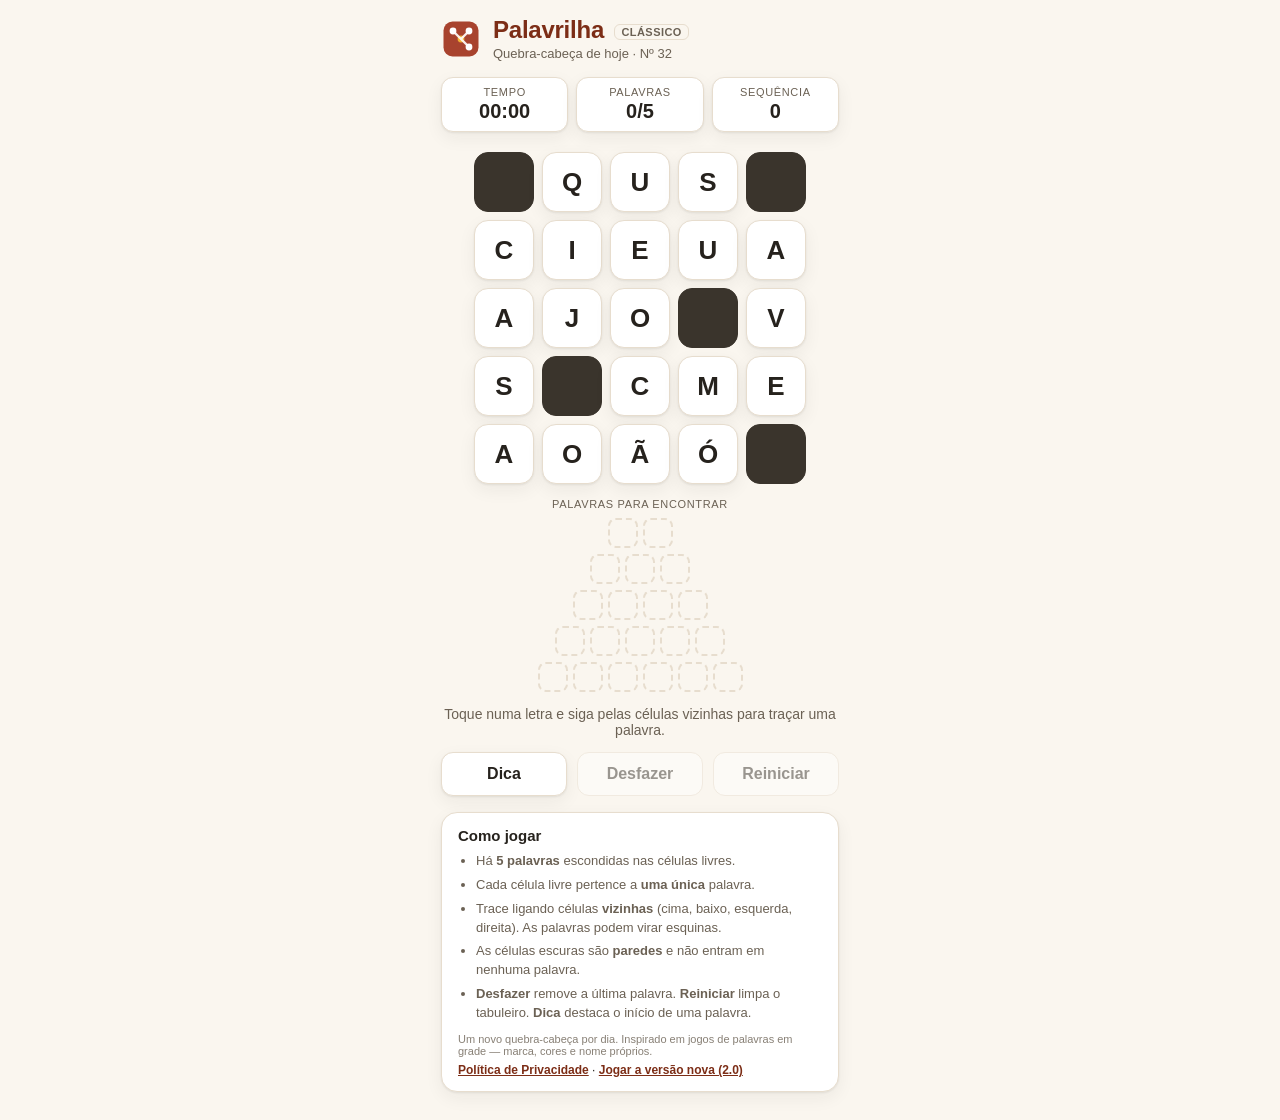
<file: classic/index.html>
<!DOCTYPE html>
<html lang="pt-BR">
<head>
<meta charset="utf-8">
<meta name="viewport" content="width=device-width, initial-scale=1, viewport-fit=cover, maximum-scale=1, user-scalable=no">
<meta name="theme-color" content="#a8432e">
<meta name="apple-mobile-web-app-capable" content="yes">
<meta name="apple-mobile-web-app-status-bar-style" content="default">
<meta name="apple-mobile-web-app-title" content="Palavrilha">
<title>Palavrilha Clássico</title>
<!-- Todos os caminhos são relativos para funcionar servido de uma subpasta
     (ex.: usuario.github.io/palavrilha/). -->
<link rel="icon" href="favicon.svg" type="image/svg+xml">
<link rel="apple-touch-icon" href="favicon.svg">
<link rel="manifest" href="manifest.webmanifest">
<link rel="stylesheet" href="styles.css">
</head>
<body>
<div class="app">

  <header class="topbar">
    <div class="brand">
      <svg class="logo" viewBox="0 0 40 40" aria-hidden="true">
        <rect x="2.5" y="2.5" width="35" height="35" rx="9"/>
        <circle class="d1" cx="12" cy="12" r="3.4"/>
        <circle class="d2" cx="20" cy="20" r="3.4"/>
        <circle class="d3" cx="28" cy="12" r="3.4"/>
        <circle class="d4" cx="28" cy="28" r="3.4"/>
        <path d="M12 12 L20 20 L28 28 M20 20 L28 12" fill="none"/>
      </svg>
      <div class="brand-text">
        <h1>Palavrilha <span class="ver-tag">clássico</span></h1>
        <p id="puzzle-label">Quebra-cabeça de palavras</p>
      </div>
    </div>
  </header>

  <section class="stats" aria-label="Situação do jogo">
    <div class="stat">
      <span class="stat-label">Tempo</span>
      <span class="stat-value" id="timer">00:00</span>
    </div>
    <div class="stat">
      <span class="stat-label">Palavras</span>
      <span class="stat-value" id="progress">0/5</span>
    </div>
    <div class="stat">
      <span class="stat-label">Sequência</span>
      <span class="stat-value" id="streak">0</span>
    </div>
  </section>

  <main>
    <div id="board" class="board" role="grid" aria-label="Tabuleiro 5 por 5"></div>

    <section class="wordbank" aria-label="Palavras para encontrar">
      <p class="wordbank-title">Palavras para encontrar</p>
      <div id="wordbank" class="wordbank-rows"></div>
    </section>

    <p id="message" class="message" role="status" aria-live="polite">
      Toque numa letra e siga pelas células vizinhas para traçar uma palavra.
    </p>

    <div class="controls">
      <button type="button" id="btn-hint" class="btn btn-ghost">Dica</button>
      <button type="button" id="btn-undo" class="btn btn-ghost">Desfazer</button>
      <button type="button" id="btn-reset" class="btn btn-ghost">Reiniciar</button>
    </div>
  </main>

  <section id="win-panel" class="win-panel" hidden>
    <h2>Parabéns! 🎉</h2>
    <p id="win-summary">Você resolveu o quebra-cabeça de hoje.</p>
    <button type="button" id="btn-share" class="btn btn-primary">Compartilhar</button>
    <p id="share-feedback" class="share-feedback" aria-live="polite"></p>
    <textarea id="share-text" class="share-text" readonly hidden></textarea>
  </section>

  <section id="lb" class="lb" hidden>
    <div class="lb-top">
      <h2>Placar</h2>
      <div id="lb-tabs" class="lb-tabs" hidden>
        <button type="button" class="lb-tab is-active" data-tab="global">Global</button>
        <button type="button" class="lb-tab" data-tab="friends">Amigos</button>
      </div>
    </div>
    <div id="lb-body" class="lb-body"></div>
    <p id="lb-msg" class="lb-msg" role="status" aria-live="polite"></p>
  </section>

  <footer class="howto">
    <h3>Como jogar</h3>
    <ul>
      <li>Há <strong>5 palavras</strong> escondidas nas células livres.</li>
      <li>Cada célula livre pertence a <strong>uma única</strong> palavra.</li>
      <li>Trace ligando células <strong>vizinhas</strong> (cima, baixo, esquerda, direita). As palavras podem virar esquinas.</li>
      <li>As células escuras são <strong>paredes</strong> e não entram em nenhuma palavra.</li>
      <li><strong>Desfazer</strong> remove a última palavra. <strong>Reiniciar</strong> limpa o tabuleiro. <strong>Dica</strong> destaca o início de uma palavra.</li>
    </ul>
    <p class="credits">Um novo quebra-cabeça por dia. Inspirado em jogos de palavras em grade — marca, cores e nome próprios.</p>
    <p class="legal"><a href="../privacy.html">Política de Privacidade</a> · <a href="../index.html">Jogar a versão nova (2.0)</a></p>
  </footer>

</div>

<script src="puzzles.js"></script>
<script src="game.js"></script>

<!-- Placar opcional (global e de amigos). Se firebase-config.js estiver vazio,
     leaderboard.js não carrega nada e o jogo segue 100% igual e offline.
     O SDK do Firebase só é baixado sob demanda quando há configuração. -->
<script src="firebase-config.js"></script>
<script src="leaderboard.js"></script>
</body>
</html>
</file>
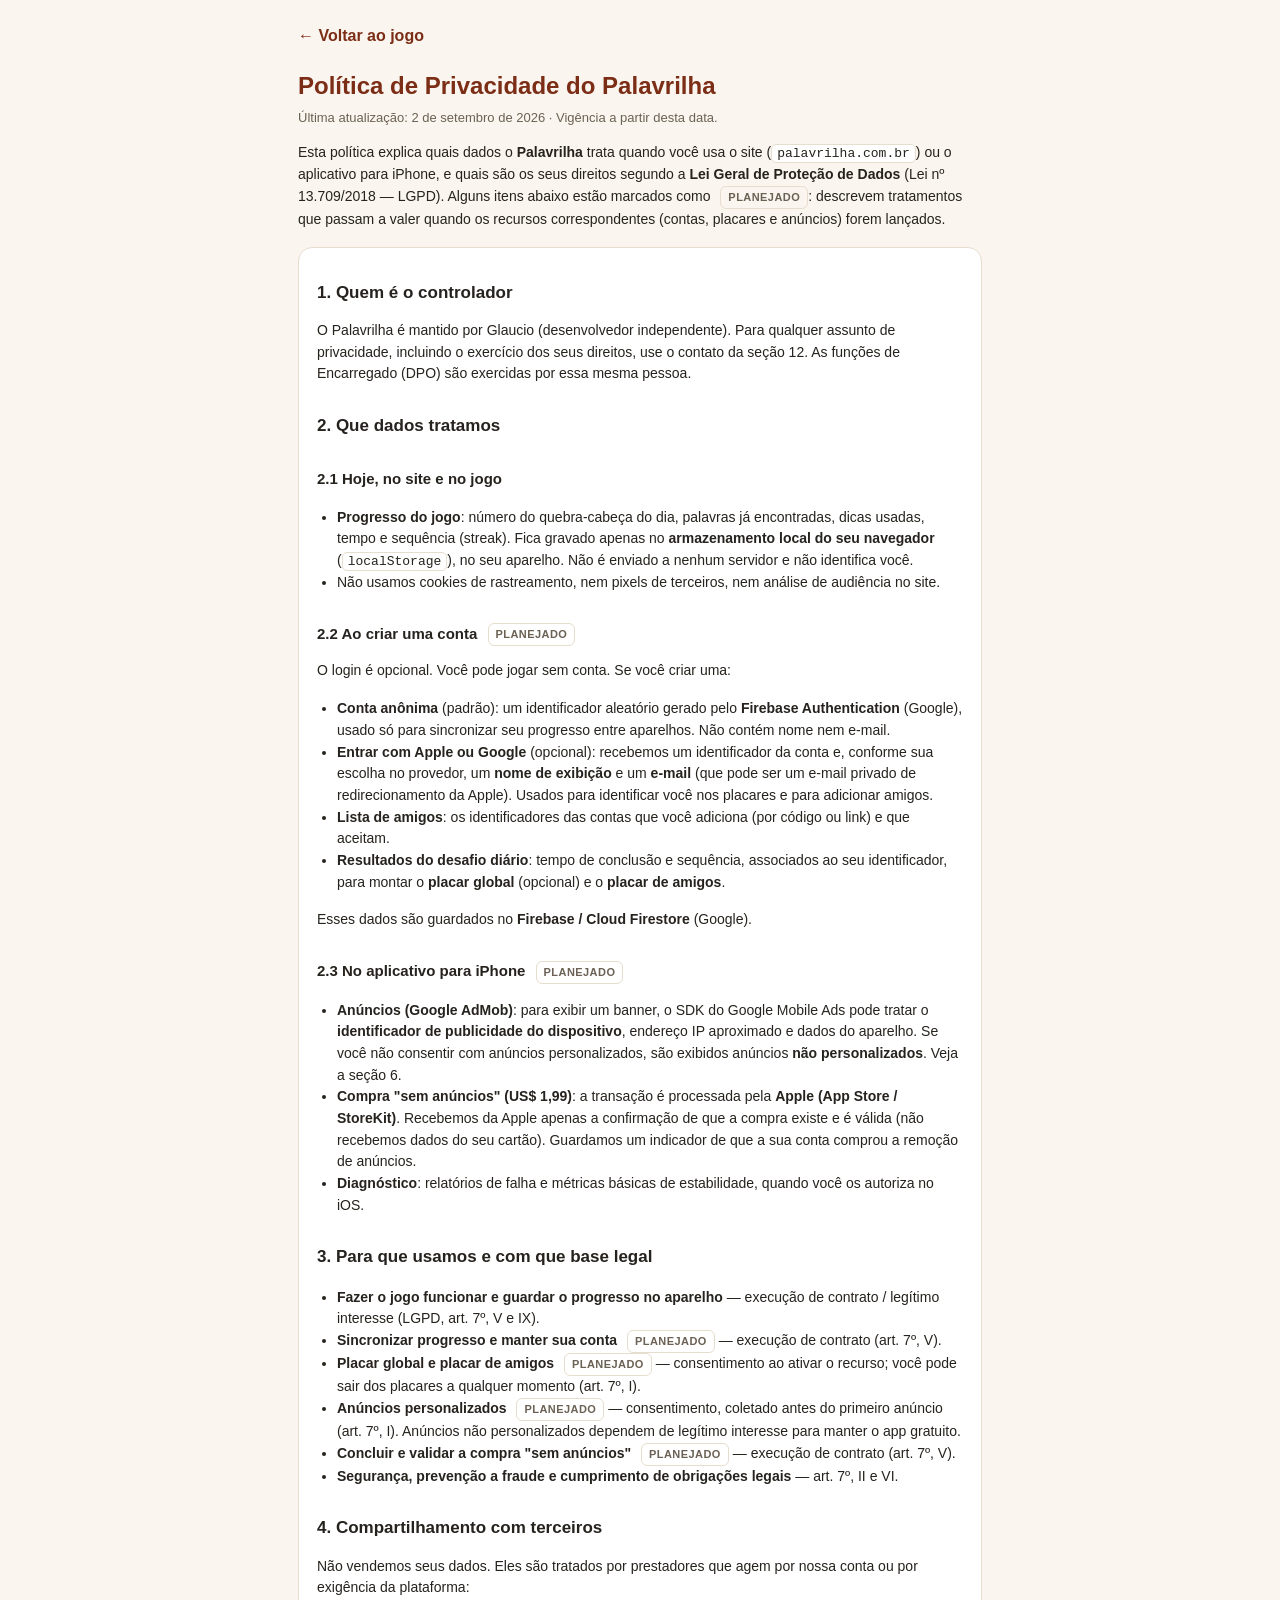
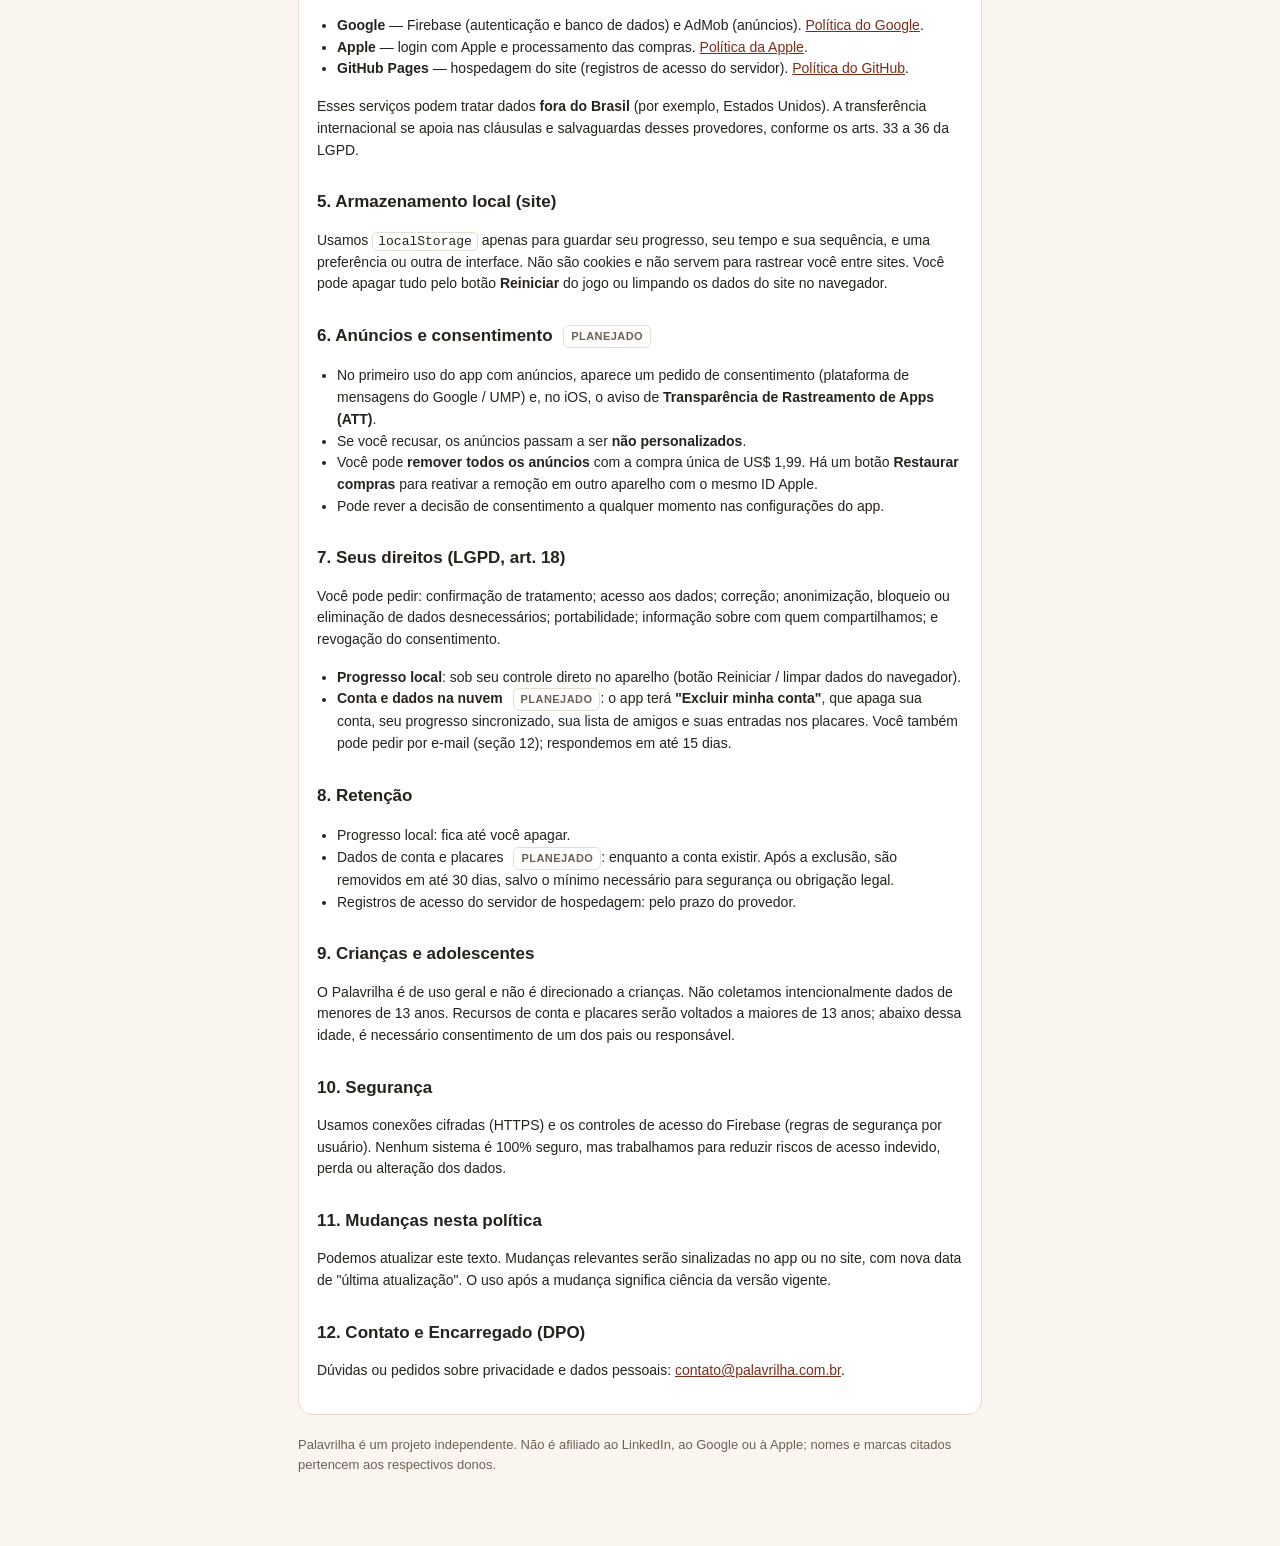
<file: privacy.html>
<!DOCTYPE html>
<html lang="pt-BR">
<head>
<meta charset="utf-8">
<meta name="viewport" content="width=device-width, initial-scale=1, viewport-fit=cover">
<meta name="theme-color" content="#a8432e">
<meta name="robots" content="index, follow">
<title>Política de Privacidade — Palavrilha</title>
<link rel="icon" href="favicon.svg" type="image/svg+xml">
<style>
  :root {
    --bg: #faf6ef; --surface: #fff; --ink: #26221d; --ink-soft: #6b6154;
    --line: #e7ddce; --brand: #a8432e; --brand-dark: #7c2d16;
  }
  @media (prefers-color-scheme: dark) {
    :root {
      --bg: #17140f; --surface: #221e18; --ink: #f1e8db; --ink-soft: #a99e8c;
      --line: #3a3327; --brand: #d76f52; --brand-dark: #e79274;
    }
  }
  * { box-sizing: border-box; }
  html, body { margin: 0; padding: 0; background: var(--bg); color: var(--ink);
    font-family: -apple-system, BlinkMacSystemFont, "Segoe UI", Roboto, "Helvetica Neue", Arial, sans-serif;
    -webkit-text-size-adjust: 100%; line-height: 1.55; }
  .wrap { max-width: 720px; margin: 0 auto; padding: 24px 18px 64px;
    padding-top: calc(24px + env(safe-area-inset-top)); }
  a { color: var(--brand-dark); }
  .back { display: inline-block; font-weight: 700; text-decoration: none; margin-bottom: 18px; }
  h1 { font-size: 24px; color: var(--brand-dark); margin: 0 0 4px; }
  h2 { font-size: 17px; margin: 28px 0 8px; }
  .meta { color: var(--ink-soft); font-size: 13px; margin: 0 0 8px; }
  p, li { font-size: 14px; }
  ul { padding-left: 20px; }
  .card { background: var(--surface); border: 1px solid var(--line); border-radius: 14px;
    padding: 4px 18px 18px; margin-top: 16px; }
  code { background: var(--surface); border: 1px solid var(--line); border-radius: 5px;
    padding: 1px 5px; font-size: 13px; }
  .tag { display: inline-block; font-size: 11px; font-weight: 700; text-transform: uppercase;
    letter-spacing: .04em; padding: 2px 7px; border-radius: 6px; border: 1px solid var(--line);
    color: var(--ink-soft); vertical-align: middle; margin-left: 6px; }
</style>
</head>
<body>
<div class="wrap">
  <a class="back" href="index.html">← Voltar ao jogo</a>

  <h1>Política de Privacidade do Palavrilha</h1>
  <p class="meta">Última atualização: 2 de setembro de 2026 · Vigência a partir desta data.</p>

  <p>Esta política explica quais dados o <strong>Palavrilha</strong> trata quando você
  usa o site (<code>palavrilha.com.br</code>) ou o aplicativo para iPhone, e quais são
  os seus direitos segundo a <strong>Lei Geral de Proteção de Dados</strong> (Lei
  nº 13.709/2018 — LGPD). Alguns itens abaixo estão marcados como
  <span class="tag">planejado</span>: descrevem tratamentos que passam a valer quando os
  recursos correspondentes (contas, placares e anúncios) forem lançados.</p>

  <div class="card">
    <h2>1. Quem é o controlador</h2>
    <p>O Palavrilha é mantido por Glaucio (desenvolvedor independente). Para qualquer
    assunto de privacidade, incluindo o exercício dos seus direitos, use o contato da
    seção 12. As funções de Encarregado (DPO) são exercidas por essa mesma pessoa.</p>

    <h2>2. Que dados tratamos</h2>

    <h2 style="font-size:15px;">2.1 Hoje, no site e no jogo</h2>
    <ul>
      <li><strong>Progresso do jogo</strong>: número do quebra-cabeça do dia, palavras
      já encontradas, dicas usadas, tempo e sequência (streak). Fica gravado apenas no
      <strong>armazenamento local do seu navegador</strong> (<code>localStorage</code>),
      no seu aparelho. Não é enviado a nenhum servidor e não identifica você.</li>
      <li>Não usamos cookies de rastreamento, nem pixels de terceiros, nem análise de
      audiência no site.</li>
    </ul>

    <h2 style="font-size:15px;">2.2 Ao criar uma conta <span class="tag">planejado</span></h2>
    <p>O login é opcional. Você pode jogar sem conta. Se você criar uma:</p>
    <ul>
      <li><strong>Conta anônima</strong> (padrão): um identificador aleatório gerado
      pelo <strong>Firebase Authentication</strong> (Google), usado só para sincronizar
      seu progresso entre aparelhos. Não contém nome nem e-mail.</li>
      <li><strong>Entrar com Apple ou Google</strong> (opcional): recebemos um
      identificador da conta e, conforme sua escolha no provedor, um <strong>nome de
      exibição</strong> e um <strong>e-mail</strong> (que pode ser um e-mail privado de
      redirecionamento da Apple). Usados para identificar você nos placares e para
      adicionar amigos.</li>
      <li><strong>Lista de amigos</strong>: os identificadores das contas que você
      adiciona (por código ou link) e que aceitam.</li>
      <li><strong>Resultados do desafio diário</strong>: tempo de conclusão e sequência,
      associados ao seu identificador, para montar o <strong>placar global</strong>
      (opcional) e o <strong>placar de amigos</strong>.</li>
    </ul>
    <p>Esses dados são guardados no <strong>Firebase / Cloud Firestore</strong> (Google).</p>

    <h2 style="font-size:15px;">2.3 No aplicativo para iPhone <span class="tag">planejado</span></h2>
    <ul>
      <li><strong>Anúncios (Google AdMob)</strong>: para exibir um banner, o SDK do
      Google Mobile Ads pode tratar o <strong>identificador de publicidade do
      dispositivo</strong>, endereço IP aproximado e dados do aparelho. Se você não
      consentir com anúncios personalizados, são exibidos anúncios
      <strong>não personalizados</strong>. Veja a seção 6.</li>
      <li><strong>Compra "sem anúncios" (US$ 1,99)</strong>: a transação é processada
      pela <strong>Apple (App Store / StoreKit)</strong>. Recebemos da Apple apenas a
      confirmação de que a compra existe e é válida (não recebemos dados do seu cartão).
      Guardamos um indicador de que a sua conta comprou a remoção de anúncios.</li>
      <li><strong>Diagnóstico</strong>: relatórios de falha e métricas básicas de
      estabilidade, quando você os autoriza no iOS.</li>
    </ul>

    <h2>3. Para que usamos e com que base legal</h2>
    <ul>
      <li><strong>Fazer o jogo funcionar e guardar o progresso no aparelho</strong> —
      execução de contrato / legítimo interesse (LGPD, art. 7º, V e IX).</li>
      <li><strong>Sincronizar progresso e manter sua conta</strong>
      <span class="tag">planejado</span> — execução de contrato (art. 7º, V).</li>
      <li><strong>Placar global e placar de amigos</strong>
      <span class="tag">planejado</span> — consentimento ao ativar o recurso; você pode
      sair dos placares a qualquer momento (art. 7º, I).</li>
      <li><strong>Anúncios personalizados</strong> <span class="tag">planejado</span> —
      consentimento, coletado antes do primeiro anúncio (art. 7º, I). Anúncios não
      personalizados dependem de legítimo interesse para manter o app gratuito.</li>
      <li><strong>Concluir e validar a compra "sem anúncios"</strong>
      <span class="tag">planejado</span> — execução de contrato (art. 7º, V).</li>
      <li><strong>Segurança, prevenção a fraude e cumprimento de obrigações legais</strong>
      — art. 7º, II e VI.</li>
    </ul>

    <h2>4. Compartilhamento com terceiros</h2>
    <p>Não vendemos seus dados. Eles são tratados por prestadores que agem por nossa
    conta ou por exigência da plataforma:</p>
    <ul>
      <li><strong>Google</strong> — Firebase (autenticação e banco de dados) e AdMob
      (anúncios). <a href="https://policies.google.com/privacy" target="_blank" rel="noopener">Política do Google</a>.</li>
      <li><strong>Apple</strong> — login com Apple e processamento das compras.
      <a href="https://www.apple.com/legal/privacy/" target="_blank" rel="noopener">Política da Apple</a>.</li>
      <li><strong>GitHub Pages</strong> — hospedagem do site (registros de acesso do
      servidor). <a href="https://docs.github.com/site-policy/privacy-policies/github-general-privacy-statement" target="_blank" rel="noopener">Política do GitHub</a>.</li>
    </ul>
    <p>Esses serviços podem tratar dados <strong>fora do Brasil</strong> (por exemplo,
    Estados Unidos). A transferência internacional se apoia nas cláusulas e salvaguardas
    desses provedores, conforme os arts. 33 a 36 da LGPD.</p>

    <h2>5. Armazenamento local (site)</h2>
    <p>Usamos <code>localStorage</code> apenas para guardar seu progresso, seu tempo e
    sua sequência, e uma preferência ou outra de interface. Não são cookies e não
    servem para rastrear você entre sites. Você pode apagar tudo pelo botão
    <strong>Reiniciar</strong> do jogo ou limpando os dados do site no navegador.</p>

    <h2>6. Anúncios e consentimento <span class="tag">planejado</span></h2>
    <ul>
      <li>No primeiro uso do app com anúncios, aparece um pedido de consentimento
      (plataforma de mensagens do Google / UMP) e, no iOS, o aviso de
      <strong>Transparência de Rastreamento de Apps (ATT)</strong>.</li>
      <li>Se você recusar, os anúncios passam a ser <strong>não personalizados</strong>.</li>
      <li>Você pode <strong>remover todos os anúncios</strong> com a compra única de
      US$ 1,99. Há um botão <strong>Restaurar compras</strong> para reativar a remoção
      em outro aparelho com o mesmo ID Apple.</li>
      <li>Pode rever a decisão de consentimento a qualquer momento nas configurações do
      app.</li>
    </ul>

    <h2>7. Seus direitos (LGPD, art. 18)</h2>
    <p>Você pode pedir: confirmação de tratamento; acesso aos dados; correção;
    anonimização, bloqueio ou eliminação de dados desnecessários; portabilidade;
    informação sobre com quem compartilhamos; e revogação do consentimento.</p>
    <ul>
      <li><strong>Progresso local</strong>: sob seu controle direto no aparelho
      (botão Reiniciar / limpar dados do navegador).</li>
      <li><strong>Conta e dados na nuvem</strong> <span class="tag">planejado</span>: o
      app terá <strong>"Excluir minha conta"</strong>, que apaga sua conta, seu
      progresso sincronizado, sua lista de amigos e suas entradas nos placares. Você
      também pode pedir por e-mail (seção 12); respondemos em até 15 dias.</li>
    </ul>

    <h2>8. Retenção</h2>
    <ul>
      <li>Progresso local: fica até você apagar.</li>
      <li>Dados de conta e placares <span class="tag">planejado</span>: enquanto a conta
      existir. Após a exclusão, são removidos em até 30 dias, salvo o mínimo necessário
      para segurança ou obrigação legal.</li>
      <li>Registros de acesso do servidor de hospedagem: pelo prazo do provedor.</li>
    </ul>

    <h2>9. Crianças e adolescentes</h2>
    <p>O Palavrilha é de uso geral e não é direcionado a crianças. Não coletamos
    intencionalmente dados de menores de 13 anos. Recursos de conta e placares serão
    voltados a maiores de 13 anos; abaixo dessa idade, é necessário consentimento de um
    dos pais ou responsável.</p>

    <h2>10. Segurança</h2>
    <p>Usamos conexões cifradas (HTTPS) e os controles de acesso do Firebase (regras de
    segurança por usuário). Nenhum sistema é 100% seguro, mas trabalhamos para reduzir
    riscos de acesso indevido, perda ou alteração dos dados.</p>

    <h2>11. Mudanças nesta política</h2>
    <p>Podemos atualizar este texto. Mudanças relevantes serão sinalizadas no app ou no
    site, com nova data de "última atualização". O uso após a mudança significa ciência
    da versão vigente.</p>

    <h2>12. Contato e Encarregado (DPO)</h2>
    <p>Dúvidas ou pedidos sobre privacidade e dados pessoais:
    <a href="mailto:contato@palavrilha.com.br">contato@palavrilha.com.br</a>.</p>
  </div>

  <p class="meta" style="margin-top:20px;">Palavrilha é um projeto independente. Não é
  afiliado ao LinkedIn, ao Google ou à Apple; nomes e marcas citados pertencem aos
  respectivos donos.</p>
</div>
</body>
</html>
</file>
<file: classic/styles.css>
/* Palavrilha — estilo limpo e minimalista, pensado para tela de celular (390px). */

:root {
  --bg: #faf6ef;
  --surface: #ffffff;
  --ink: #26221d;
  --ink-soft: #6b6154;
  --line: #e7ddce;

  --brand: #a8432e;
  --brand-dark: #7c2d16;
  --accent: #f2b134;

  --wall: #3a342c;

  --cell-size: 60px;
  --radius: 14px;
  --shadow: 0 1px 2px rgba(38, 34, 29, .08), 0 6px 18px rgba(38, 34, 29, .06);

  /* cores das 5 palavras */
  --w0: #e7c8a0;
  --w1: #bcd9c8;
  --w2: #f0c2c0;
  --w3: #cbc7e8;
  --w4: #a9d3d8;
}

* { box-sizing: border-box; }

html, body {
  margin: 0;
  padding: 0;
  background: var(--bg);
  color: var(--ink);
  font-family: -apple-system, BlinkMacSystemFont, "Segoe UI", Roboto, "Helvetica Neue", Arial, sans-serif;
  -webkit-text-size-adjust: 100%;
  -webkit-font-smoothing: antialiased;
}

body {
  display: flex;
  justify-content: center;
  min-height: 100vh;
  min-height: 100dvh;
}

.app {
  width: 100%;
  max-width: 430px;
  padding: 16px 16px calc(28px + env(safe-area-inset-bottom));
  padding-top: calc(16px + env(safe-area-inset-top));
  display: flex;
  flex-direction: column;
  gap: 16px;
}

/* ---------- Cabeçalho ---------- */
.topbar { display: flex; align-items: center; }

.brand { display: flex; align-items: center; gap: 12px; }

.logo { width: 40px; height: 40px; flex: none; }
.logo rect { fill: var(--brand); }
.logo path { stroke: #fff; stroke-width: 2.4; stroke-linecap: round; stroke-linejoin: round; opacity: .9; }
.logo .d1 { fill: #fff; }
.logo .d2 { fill: var(--accent); }
.logo .d3 { fill: #fff; }
.logo .d4 { fill: #fff; }

.brand-text h1 {
  margin: 0;
  font-size: 24px;
  letter-spacing: -0.01em;
  font-weight: 800;
  color: var(--brand-dark);
}
.brand-text p {
  margin: 2px 0 0;
  font-size: 13px;
  color: var(--ink-soft);
}
.ver-tag {
  display: inline-block;
  font-size: 11px;
  font-weight: 700;
  text-transform: uppercase;
  letter-spacing: .04em;
  color: var(--ink-soft);
  border: 1px solid var(--line);
  border-radius: 6px;
  padding: 1px 6px;
  vertical-align: middle;
  margin-left: 4px;
}

/* ---------- Estatísticas ---------- */
.stats {
  display: grid;
  grid-template-columns: repeat(3, 1fr);
  gap: 8px;
}
.stat {
  background: var(--surface);
  border: 1px solid var(--line);
  border-radius: 12px;
  padding: 8px 6px;
  text-align: center;
  box-shadow: var(--shadow);
}
.stat-label {
  display: block;
  font-size: 11px;
  text-transform: uppercase;
  letter-spacing: .06em;
  color: var(--ink-soft);
}
.stat-value {
  display: block;
  margin-top: 2px;
  font-size: 20px;
  font-weight: 800;
  font-variant-numeric: tabular-nums;
}

/* ---------- Tabuleiro ---------- */
main { display: flex; flex-direction: column; gap: 14px; }

.board {
  --gap: 8px;
  display: grid;
  grid-template-columns: repeat(5, var(--cell-size));
  grid-auto-rows: var(--cell-size);
  gap: var(--gap);
  justify-content: center;
  margin: 4px auto 0;
  touch-action: none;
  user-select: none;
  -webkit-user-select: none;
}

.cell {
  display: flex;
  align-items: center;
  justify-content: center;
  font-size: 26px;
  font-weight: 700;
  border-radius: var(--radius);
  background: var(--surface);
  border: 1px solid var(--line);
  color: var(--ink);
  box-shadow: var(--shadow);
  cursor: pointer;
  transition: transform .06s ease, background-color .12s ease, box-shadow .12s ease;
  -webkit-tap-highlight-color: transparent;
}
.cell.wall {
  background: var(--wall);
  border-color: var(--wall);
  box-shadow: none;
  cursor: default;
}

.cell.solved { border-color: transparent; color: var(--ink); }
.cell.w0 { background: var(--w0); }
.cell.w1 { background: var(--w1); }
.cell.w2 { background: var(--w2); }
.cell.w3 { background: var(--w3); }
.cell.w4 { background: var(--w4); }

.cell.trace {
  background: #fff4dc;
  border-color: var(--accent);
  box-shadow: 0 0 0 2px var(--accent) inset;
  transform: scale(1.04);
}
.cell.trace-head {
  box-shadow: 0 0 0 3px var(--brand) inset;
  background: #ffe9c2;
}

.cell.hint {
  animation: hintPulse 1.1s ease-in-out infinite;
}
@keyframes hintPulse {
  0%, 100% { box-shadow: 0 0 0 2px var(--accent) inset, var(--shadow); }
  50%      { box-shadow: 0 0 0 6px rgba(242, 177, 52, .45) inset, var(--shadow); }
}

.board.done .cell:not(.wall) { animation: pop .4s ease; }
@keyframes pop {
  0% { transform: scale(1); }
  40% { transform: scale(1.08); }
  100% { transform: scale(1); }
}

/* ---------- Palavras para encontrar ---------- */
.wordbank {
  display: flex;
  flex-direction: column;
  align-items: center;
  gap: 8px;
}
.wordbank-title {
  margin: 0;
  font-size: 11px;
  text-transform: uppercase;
  letter-spacing: .06em;
  color: var(--ink-soft);
}
.wordbank-rows {
  display: flex;
  flex-direction: column;
  gap: 6px;
  width: 100%;
  align-items: center;
}
.wb-row {
  display: flex;
  gap: 5px;
  justify-content: center;
}
.wb-tile {
  width: 30px;
  height: 30px;
  border-radius: 8px;
  border: 2px dashed var(--line);
  background: transparent;
  display: flex;
  align-items: center;
  justify-content: center;
  font-size: 15px;
  font-weight: 800;
  color: var(--ink);
}
.wb-row.filled .wb-tile {
  border-style: solid;
  border-color: transparent;
  animation: wbPop .28s ease;
}
.wb-row.filled.w0 .wb-tile { background: var(--w0); }
.wb-row.filled.w1 .wb-tile { background: var(--w1); }
.wb-row.filled.w2 .wb-tile { background: var(--w2); }
.wb-row.filled.w3 .wb-tile { background: var(--w3); }
.wb-row.filled.w4 .wb-tile { background: var(--w4); }
@keyframes wbPop {
  0% { transform: scale(.7); }
  60% { transform: scale(1.12); }
  100% { transform: scale(1); }
}

/* ---------- Mensagem ---------- */
.message {
  margin: 0;
  min-height: 20px;
  text-align: center;
  font-size: 14px;
  color: var(--ink-soft);
}
.message.error { color: var(--brand-dark); font-weight: 600; }
.message.good  { color: #1f7a4d; font-weight: 600; }

/* ---------- Botões ---------- */
.controls {
  display: grid;
  grid-template-columns: repeat(3, 1fr);
  gap: 10px;
}
.btn {
  font: inherit;
  font-weight: 700;
  padding: 12px 10px;
  border-radius: 12px;
  border: 1px solid var(--line);
  background: var(--surface);
  color: var(--ink);
  cursor: pointer;
  box-shadow: var(--shadow);
  -webkit-tap-highlight-color: transparent;
  transition: transform .06s ease, background-color .12s ease;
}
.btn:active { transform: translateY(1px); }
.btn:disabled { opacity: .45; cursor: default; box-shadow: none; }
.btn-primary {
  background: var(--brand);
  border-color: var(--brand);
  color: #fff;
  width: 100%;
}
.btn-primary:active { background: var(--brand-dark); }

/* ---------- Painel de vitória ---------- */
.win-panel {
  background: var(--surface);
  border: 1px solid var(--line);
  border-radius: 16px;
  padding: 18px 16px;
  text-align: center;
  box-shadow: var(--shadow);
}
.win-panel[hidden] { display: none; }
.win-panel h2 { margin: 0 0 6px; font-size: 20px; color: var(--brand-dark); }
.win-panel p { margin: 0 0 12px; font-size: 14px; color: var(--ink-soft); }
.share-feedback { min-height: 16px; font-size: 13px; color: #1f7a4d; margin: 8px 0 0; }
.share-text {
  width: 100%;
  margin-top: 10px;
  padding: 10px;
  font: inherit;
  font-size: 13px;
  border: 1px solid var(--line);
  border-radius: 10px;
  resize: none;
  height: 96px;
  background: var(--bg);
  color: var(--ink);
}
.share-text[hidden] { display: none; }

/* ---------- Placar ---------- */
.lb {
  background: var(--surface);
  border: 1px solid var(--line);
  border-radius: 16px;
  padding: 14px 16px 16px;
  box-shadow: var(--shadow);
}
.lb[hidden] { display: none; }
.lb-top { display: flex; align-items: center; justify-content: space-between; gap: 10px; }
.lb-top h2 { margin: 0; font-size: 16px; color: var(--brand-dark); }

.lb-tabs { display: inline-flex; background: var(--bg); border: 1px solid var(--line); border-radius: 999px; padding: 2px; }
.lb-tabs[hidden] { display: none; }
.lb-tab {
  font: inherit; font-weight: 700; font-size: 13px;
  border: 0; background: transparent; color: var(--ink-soft);
  padding: 6px 12px; border-radius: 999px; cursor: pointer;
  -webkit-tap-highlight-color: transparent;
}
.lb-tab.is-active { background: var(--brand); color: #fff; }

.lb-body { margin-top: 12px; }
.lb-intro, .lb-empty { margin: 0 0 10px; font-size: 13px; color: var(--ink-soft); }
.lb-empty { text-align: center; padding: 14px 0; }

.lb-join, .lb-addfriend { display: flex; flex-wrap: wrap; gap: 8px; }
.lb-input {
  flex: 1 1 140px; min-width: 0;
  font: inherit; font-size: 15px;
  padding: 10px 12px; border-radius: 10px;
  border: 1px solid var(--line); background: var(--bg); color: var(--ink);
}
.lb-wide { flex: 1 1 100%; }
.lb-addfriend { margin-bottom: 12px; }
.lb-addfriend .btn { flex: 0 0 auto; padding: 10px 14px; }

.lb-you {
  display: flex; flex-wrap: wrap; gap: 4px 12px; justify-content: space-between;
  font-size: 13px; color: var(--ink-soft); margin-bottom: 10px;
}
.lb-you strong { color: var(--ink); }
.lb-code strong { letter-spacing: .08em; }

.lb-list { margin-top: 4px; }
.lb-ol { list-style: none; margin: 0; padding: 0; }
.lb-row {
  display: grid;
  grid-template-columns: 26px 1fr auto;
  align-items: center;
  gap: 8px;
  padding: 9px 8px;
  border-radius: 10px;
  font-size: 14px;
}
.lb-row + .lb-row { border-top: 1px solid var(--line); }
.lb-row.is-me { background: var(--w0); border-top-color: transparent; }
.lb-rank { text-align: center; font-weight: 800; color: var(--ink-soft); font-variant-numeric: tabular-nums; }
.lb-name { overflow: hidden; text-overflow: ellipsis; white-space: nowrap; font-weight: 600; }
.lb-tagme {
  font-size: 10px; font-weight: 800; text-transform: uppercase; letter-spacing: .04em;
  background: var(--brand); color: #fff; border-radius: 5px; padding: 1px 5px; vertical-align: middle;
}
.lb-meta { font-variant-numeric: tabular-nums; white-space: nowrap; font-weight: 700; }
.lb-pending { font-weight: 500; color: var(--ink-soft); }
.lb-h, .lb-streak { font-weight: 500; font-size: 12px; }
.lb-outside {
  margin: 10px 2px 0; font-size: 13px; color: var(--ink-soft);
  border-top: 1px dashed var(--line); padding-top: 8px;
}
.lb-msg { margin: 10px 0 0; min-height: 16px; font-size: 13px; color: var(--brand-dark); text-align: center; }

/* ---------- Como jogar ---------- */
.howto {
  background: var(--surface);
  border: 1px solid var(--line);
  border-radius: 16px;
  padding: 14px 16px;
  box-shadow: var(--shadow);
}
.howto h3 { margin: 0 0 8px; font-size: 15px; }
.howto ul { margin: 0; padding-left: 18px; }
.howto li { font-size: 13px; color: var(--ink-soft); margin: 5px 0; line-height: 1.45; }
.howto .credits { margin: 10px 0 0; font-size: 11px; color: var(--ink-soft); opacity: .8; }
.howto .legal { margin: 6px 0 0; font-size: 12px; }
.howto .legal a { color: var(--brand-dark); font-weight: 600; }

/* ---------- Telas bem estreitas ---------- */
@media (max-width: 360px) {
  :root { --cell-size: 54px; }
  .cell { font-size: 23px; }
  .brand-text h1 { font-size: 21px; }
}

@media (prefers-color-scheme: dark) {
  :root {
    --bg: #17140f;
    --surface: #221e18;
    --ink: #f1e8db;
    --ink-soft: #a99e8c;
    --line: #3a3327;
    --brand: #d76f52;
    --brand-dark: #e79274;
    --accent: #f2b134;
    --wall: #0d0b08;
    --shadow: 0 1px 2px rgba(0,0,0,.4);
    --w0: #7a6544;
    --w1: #4f6f5c;
    --w2: #7d5453;
    --w3: #5a5678;
    --w4: #45696d;
  }
  .cell.trace { background: #3a3018; }
  .cell.trace-head { background: #47391c; }
  .win-panel p, .howto li { color: var(--ink-soft); }
}
</file>
